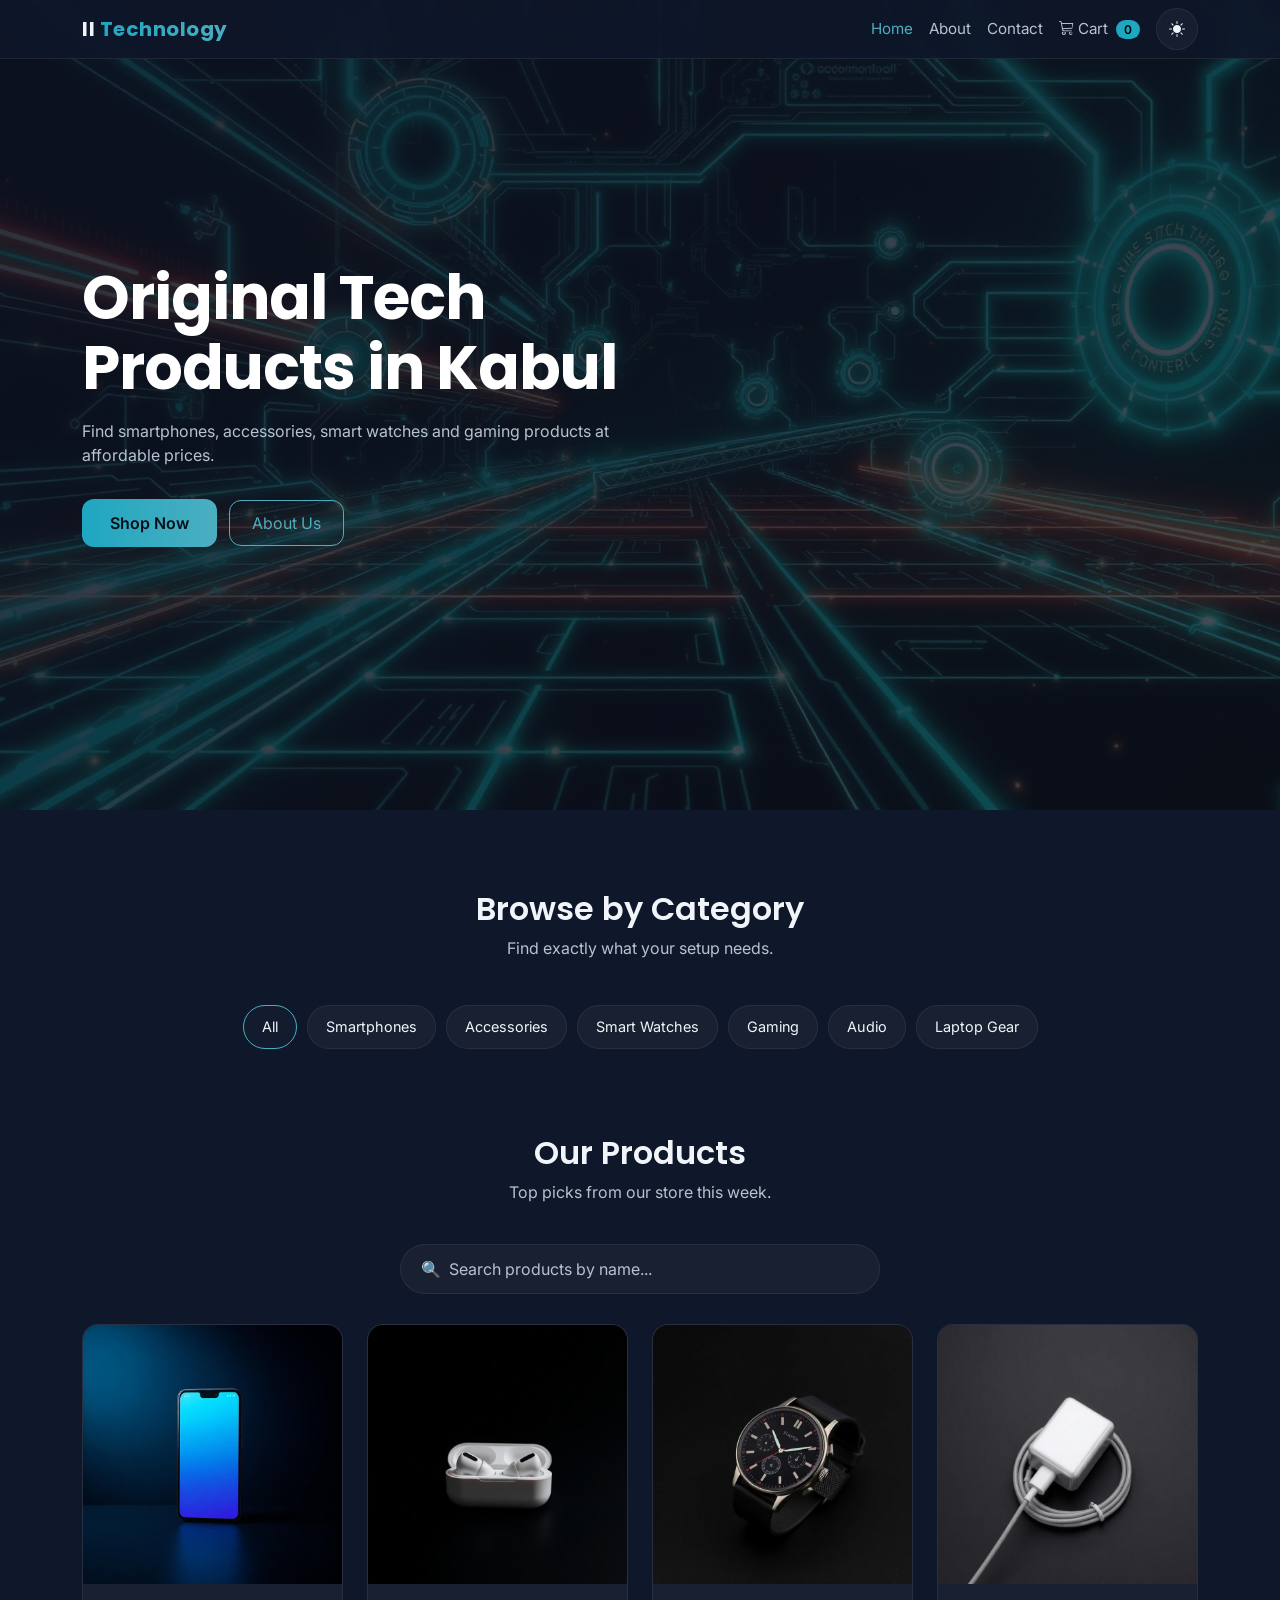
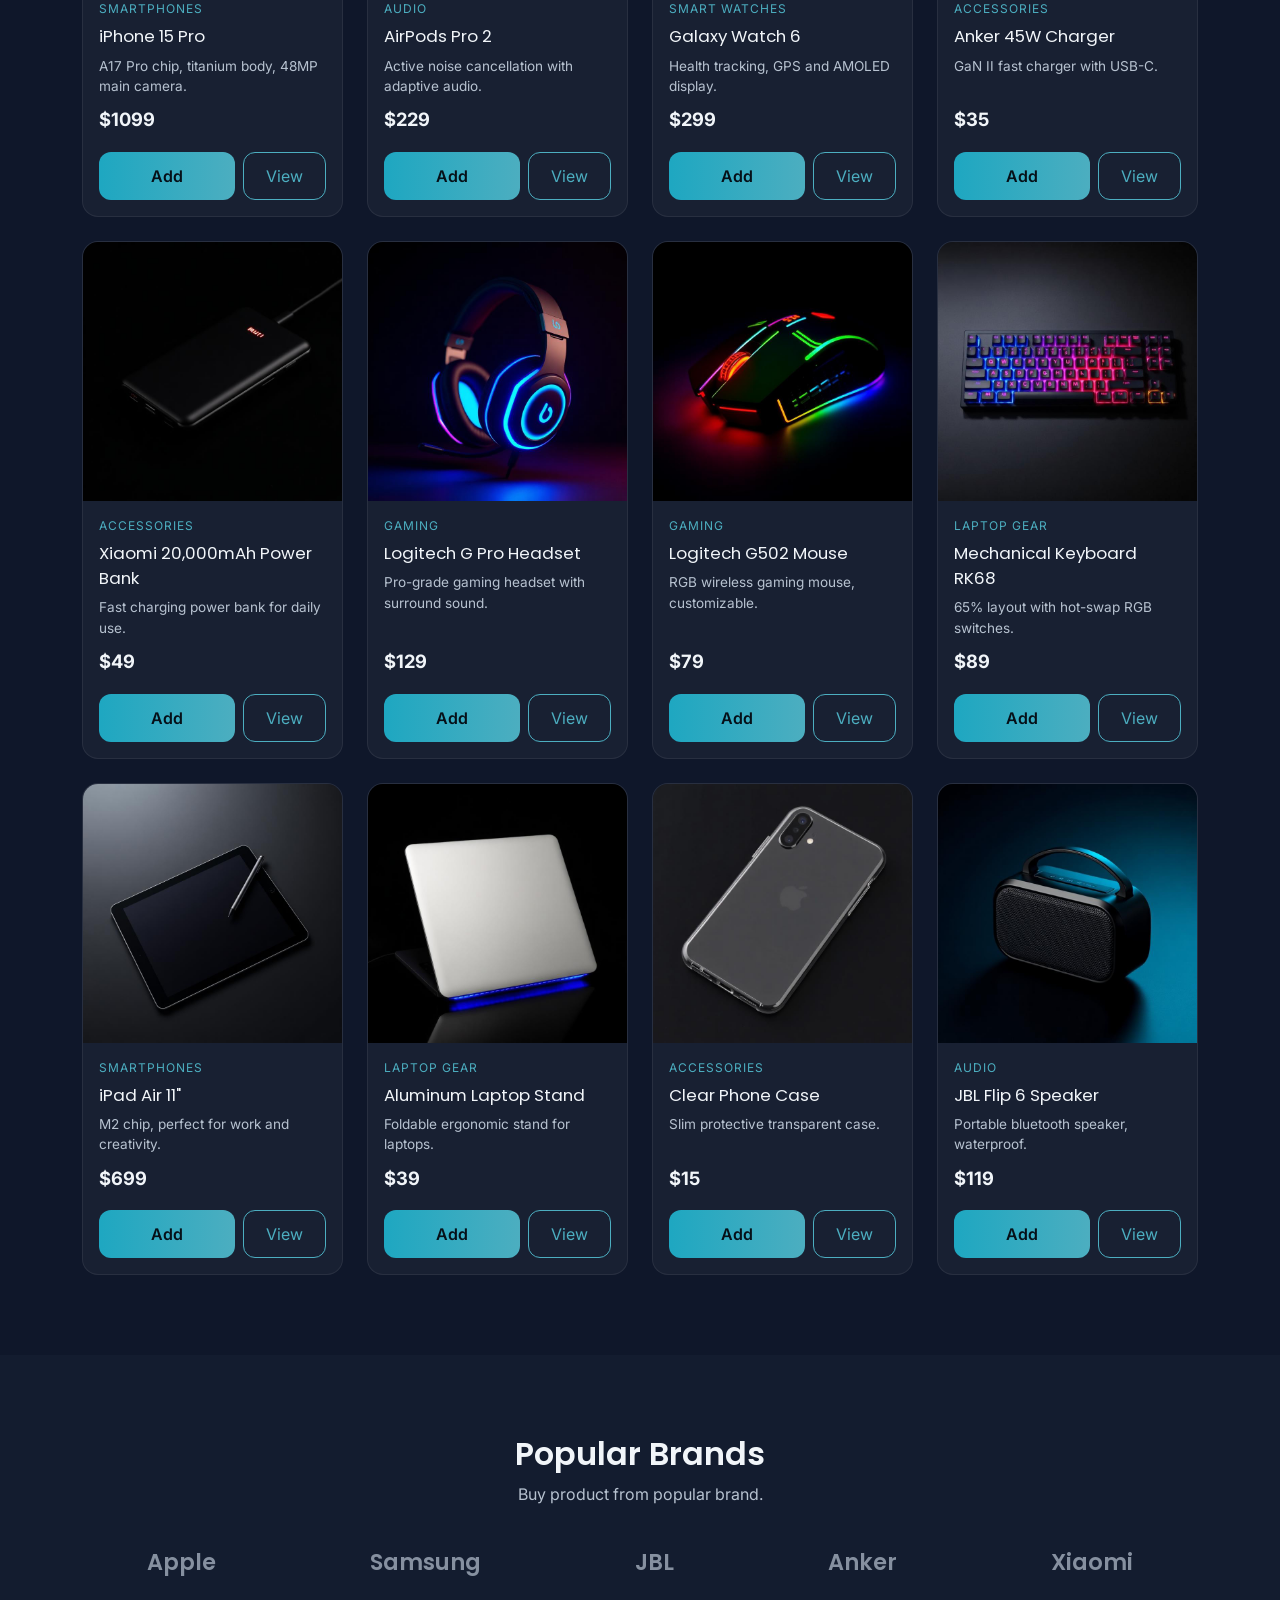
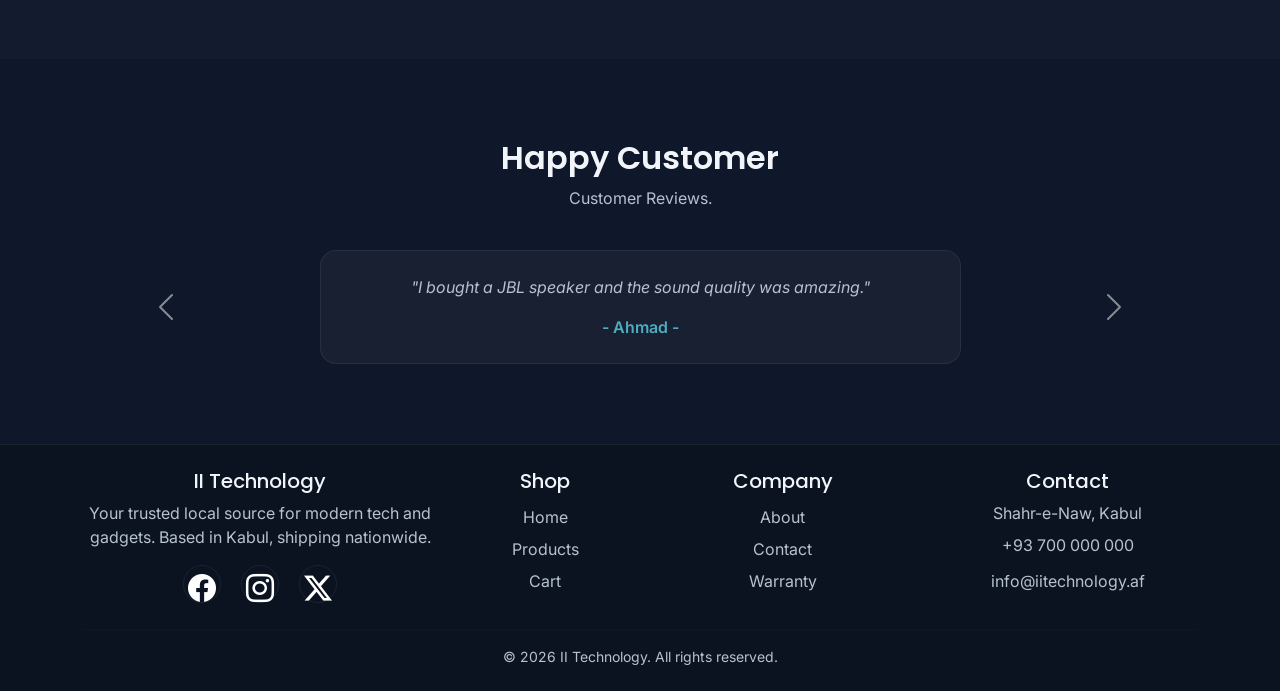
<file: index.html>
<!doctype html>
<html lang="en">
  <head>
    <meta charset="UTF-8" />
    <title>II Technology | Accessories Store</title>
    <meta
      name="description"
      content="II Technology - your local shop for smartphones, AirPods, smart watches, gaming gear and more."
    />
    <meta name="viewport" content="width=device-width, initial-scale=1" />

    <link
      href="https://cdn.jsdelivr.net/npm/bootstrap@5.3.2/dist/css/bootstrap.min.css"
      rel="stylesheet"
    />
    <link
      href="https://fonts.googleapis.com/css2?family=Poppins:wght@400;500;600;700&family=Inter:wght@400;500;600&display=swap"
      rel="stylesheet"
    />
    <link
      rel="stylesheet"
      href="https://cdn.jsdelivr.net/npm/bootstrap-icons@1.11.3/font/bootstrap-icons.min.css"
    />
    <link rel="stylesheet" href="css/style.css" />
  </head>
  <body>
    <!-- navbar -->
    <nav class="navbar navbar-expand-lg fixed-top">
      <div class="container">
        <a class="navbar-brand" href="index.html">II <span>Technology</span></a>
        <button
          class="navbar-toggler text-light"
          type="button"
          data-bs-toggle="collapse"
          data-bs-target="#navMain"
        >
          <span class="navbar-toggler-icon" style="filter: invert(1)"></span>
        </button>
        <div class="collapse navbar-collapse" id="navMain">
          <ul class="navbar-nav ms-auto align-items-lg-center">
            <li class="nav-item">
              <a class="nav-link active" href="index.html">Home</a>
            </li>
            <li class="nav-item">
              <a class="nav-link" href="about.html">About</a>
            </li>
            <li class="nav-item">
              <a class="nav-link" href="contact.html">Contact</a>
            </li>
            <li class="nav-item">
              <a class="nav-link" href="cart.html">
                <i class="bi bi-cart3"></i>
                Cart
                <span class="cart-badge cart-count">0</span>
              </a>
            </li>
            <li class="nav-item ms-lg-2">
              <button
                class="btn theme-toggle"
                id="themeToggle"
                title="Toggle theme"
              >
                <i class="bi bi-sun-fill"></i>
              </button>
            </li>
          </ul>
        </div>
      </div>
    </nav>

    <!-- hero -->
    <header class="hero">
      <div class="container position-relative">
        <div class="row align-items-center">
          <div class="col-lg-7">
            <h1 class="hero-title">Original Tech Products in Kabul</h1>
            <p class="hero-sub">
              Find smartphones, accessories, smart watches and gaming products
              at affordable prices.
            </p>
            <a href="#products" class="btn btn-glow pulse-anim mt-3"
              >Shop Now</a
            >
            <a href="about.html" class="btn btn-outline-neon mt-3 ms-2"
              >About Us</a
            >
          </div>
        </div>
      </div>
    </header>

    <!-- categories -->
    <section id="categories">
      <div class="container text-center">
        <h2 class="section-title">Browse by Category</h2>
        <p class="section-sub">Find exactly what your setup needs.</p>
        <div class="d-flex flex-wrap justify-content-center">
          <button class="cat-pill active" data-cat="All">All</button>
          <button class="cat-pill" data-cat="Smartphones">Smartphones</button>
          <button class="cat-pill" data-cat="Accessories">Accessories</button>
          <button class="cat-pill" data-cat="Smart Watches">
            Smart Watches
          </button>
          <button class="cat-pill" data-cat="Gaming">Gaming</button>
          <button class="cat-pill" data-cat="Audio">Audio</button>
          <button class="cat-pill" data-cat="Laptop Gear">Laptop Gear</button>
        </div>
      </div>
    </section>

    <!-- products -->
    <section id="products" style="padding-top: 0">
      <div class="container">
        <h2 class="section-title text-center">Our Products</h2>
        <p class="section-sub text-center">
          Top picks from our store this week.
        </p>

        <div class="search-wrap">
          <input
            type="text"
            id="searchInput"
            placeholder="🔍  Search products by name..."
          />
        </div>

        <div class="row g-4" id="productGrid"></div>
      </div>
    </section>

    <!-- brands -->
    <section style="background: var(--bg2)">
      <div class="container">
        <h2 class="section-title text-center">Popular Brands</h2>
        <p class="section-sub text-center">Buy product from popular brand.</p>
        <div class="brand-strip">
          <div class="brand">Apple</div>
          <div class="brand">Samsung</div>
          <div class="brand">JBL</div>
          <div class="brand">Anker</div>
          <div class="brand">Xiaomi</div>
        </div>
      </div>
    </section>

    <!-- testimonials carousel -->
    <section>
      <div class="container">
        <h2 class="section-title text-center">Happy Customer</h2>
        <p class="section-sub text-center">Customer Reviews.</p>

        <div id="reviewSlider" class="carousel slide" data-bs-ride="carousel">
          <div class="carousel-inner">
            <div class="carousel-item active">
              <div class="row justify-content-center">
                <div class="col-md-7">
                  <div class="testimonial text-center">
                    <p>
                      "I bought a JBL speaker and the sound quality was
                      amazing."
                    </p>
                    <div class="who">- Ahmad -</div>
                  </div>
                </div>
              </div>
            </div>
            <div class="carousel-item">
              <div class="row justify-content-center">
                <div class="col-md-7">
                  <div class="testimonial text-center">
                    <p>
                      "Honest shop, the staff actually knows what they sell.
                      Will buy again."
                    </p>
                    <div class="who">- Sara -</div>
                  </div>
                </div>
              </div>
            </div>
            <div class="carousel-item">
              <div class="row justify-content-center">
                <div class="col-md-7">
                  <div class="testimonial text-center">
                    <p>
                      "Honest shop, the staff actually knows what they sell."
                    </p>
                    <div class="who">- Bilal -</div>
                  </div>
                </div>
              </div>
            </div>
          </div>
          <button
            class="carousel-control-prev"
            type="button"
            data-bs-target="#reviewSlider"
            data-bs-slide="prev"
          >
            <span class="carousel-control-prev-icon"></span>
          </button>
          <button
            class="carousel-control-next"
            type="button"
            data-bs-target="#reviewSlider"
            data-bs-slide="next"
          >
            <span class="carousel-control-next-icon"></span>
          </button>
        </div>
      </div>
    </section>
    <!-- product modal -->
    <div class="modal fade" id="productModal" tabindex="-1">
      <div class="modal-dialog modal-lg modal-dialog-centered">
        <div
          class="modal-content"
          style="
            background: var(--bg2);
            color: var(--text);
            border: 1px solid var(--border);
          "
        >
          <div class="modal-header border-0">
            <h5 class="modal-title" id="modalName"></h5>
            <button
              type="button"
              class="btn-close btn-close-white"
              data-bs-dismiss="modal"
            ></button>
          </div>
          <div class="modal-body">
            <div class="row g-3">
              <div class="col-md-5">
                <img id="modalImg" alt="" class="img-fluid rounded" />
              </div>
              <div class="col-md-7">
                <div class="product-cat" id="modalCat"></div>
                <p class="mt-2" id="modalDesc"></p>
                <div class="product-price" id="modalPrice"></div>
                <button class="btn btn-glow" id="modalAdd">Add to Cart</button>
              </div>
            </div>
          </div>
        </div>
      </div>
    </div>

    <!-- footer -->
    <footer class="text-center p-4">
      <div class="container">
        <div class="row g-4">
          <div class="col-md-4">
            <h5>II Technology</h5>
            <p>
              Your trusted local source for modern tech and gadgets. Based in
              Kabul, shipping nationwide.
            </p>
            <div class="socials">
              <a href="#" class="text-white mx-2">
                <i class="bi bi-facebook fs-3"></i>
              </a>

              <a href="#" class="text-white mx-2">
                <i class="bi bi-instagram fs-3"></i>
              </a>

              <a href="#" class="text-white mx-2">
                <i class="bi bi-twitter-x fs-3"></i>
              </a>
            </div>
          </div>
          <div class="col-md-2">
            <h5>Shop</h5>

            <a href="index.html">Home</a>
            <a href="index.html#products">Products</a>
            <a href="cart.html">Cart</a>
          </div>

          <div class="col-md-3">
            <h5>Company</h5>

            <a href="about.html">About</a>
            <a href="contact.html">Contact</a>
            <a href="#">Warranty</a>
          </div>

          <div class="col-md-3">
            <h5>Contact</h5>

            <p class="mb-1">Shahr-e-Naw, Kabul</p>

            <p class="mb-1">
              <a href="tel:+93700000000"> +93 700 000 000 </a>
            </p>

            <p>
              <a href="mailto:info@iitechnology.af"> info@iitechnology.af </a>
            </p>
          </div>
        </div>
        <hr style="border-color: var(--border)" />
        <p class="text-center small mb-0">
          © 2026 II Technology. All rights reserved.
        </p>
      </div>
    </footer>

    <button id="backTop" aria-label="Back to top">↑</button>

    <script src="https://cdn.jsdelivr.net/npm/bootstrap@5.3.2/dist/js/bootstrap.bundle.min.js"></script>
    <script src="js/products.js"></script>
    <script src="js/main.js"></script>
  </body>
</html>
</file>
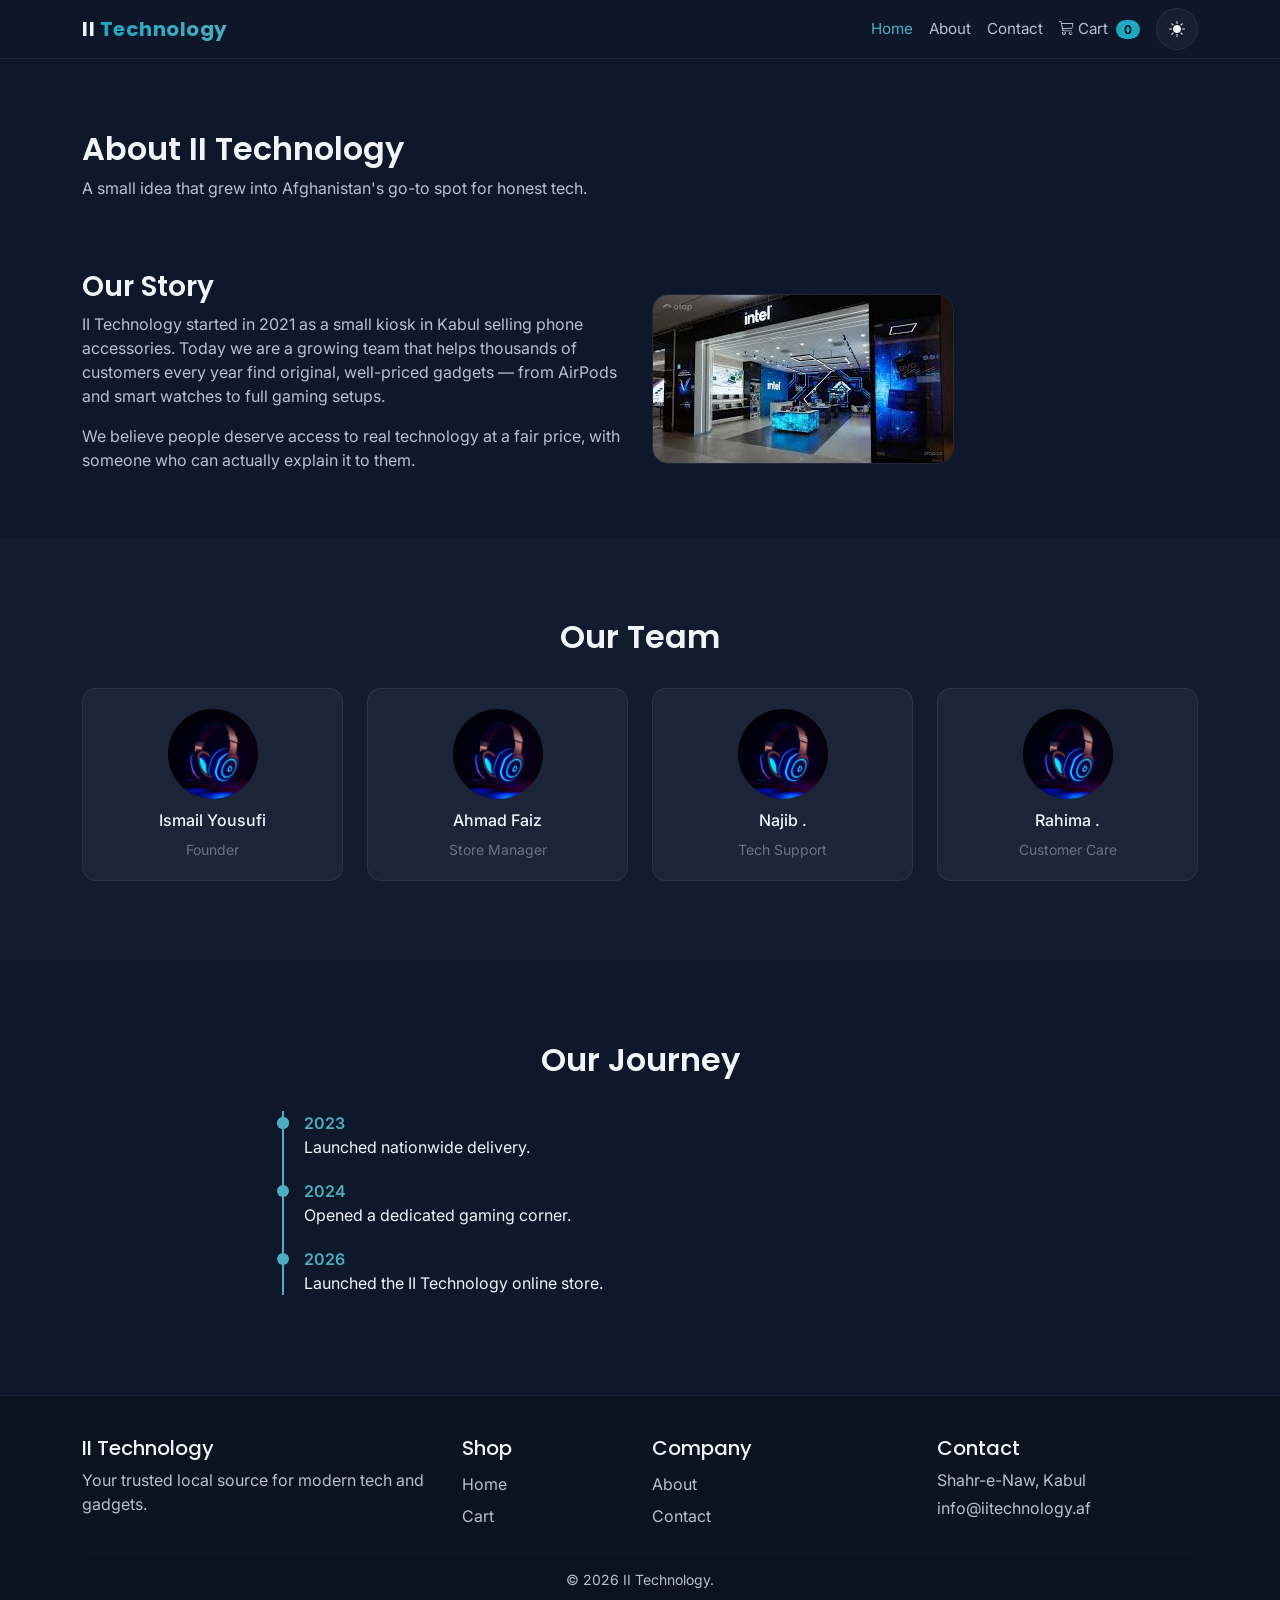
<file: about.html>
<!doctype html>
<html lang="en">
  <head>
    <meta charset="UTF-8" />
    <title>About - II Technology</title>
    <meta
      name="description"
      content="Learn about II Technology - a local tech store passionate about authentic gadgets and great service."
    />
    <meta name="viewport" content="width=device-width, initial-scale=1" />
    <link
      href="https://cdn.jsdelivr.net/npm/bootstrap@5.3.2/dist/css/bootstrap.min.css"
      rel="stylesheet"
    />
    <link
      href="https://fonts.googleapis.com/css2?family=Poppins:wght@400;500;600;700&family=Inter:wght@400;500;600&display=swap"
      rel="stylesheet"
    />
    <link
      rel="stylesheet"
      href="https://cdn.jsdelivr.net/npm/bootstrap-icons@1.11.3/font/bootstrap-icons.min.css"
    />
    <link rel="stylesheet" href="css/style.css" />
  </head>
  <body>
    <nav class="navbar navbar-expand-lg fixed-top">
      <div class="container">
        <a class="navbar-brand" href="index.html">II <span>Technology</span></a>
        <button
          class="navbar-toggler text-light"
          type="button"
          data-bs-toggle="collapse"
          data-bs-target="#navMain"
        >
          <span class="navbar-toggler-icon" style="filter: invert(1)"></span>
        </button>
        <div class="collapse navbar-collapse" id="navMain">
          <ul class="navbar-nav ms-auto align-items-lg-center">
            <li class="nav-item">
              <a class="nav-link active" href="index.html">Home</a>
            </li>
            <li class="nav-item">
              <a class="nav-link" href="about.html">About</a>
            </li>
            <li class="nav-item">
              <a class="nav-link" href="contact.html">Contact</a>
            </li>
            <li class="nav-item">
              <a class="nav-link" href="cart.html">
                <i class="bi bi-cart3"></i>
                Cart
                <span class="cart-badge cart-count">0</span>
              </a>
            </li>
            <li class="nav-item ms-lg-2">
              <button
                class="btn theme-toggle"
                id="themeToggle"
                title="Toggle theme"
              >
                <i class="bi bi-sun-fill"></i>
              </button>
            </li>
          </ul>
        </div>
      </div>
    </nav>

    <section style="padding-top: 130px">
      <div class="container">
        <h1 class="section-title">About II Technology</h1>
       <p class="section-sub">
          A small idea that grew into Afghanistan's go-to spot for honest tech.
        </p>

        <div class="row g-4 align-items-center">
          <div class="col-md-6 reveal">
            <h3>Our Story</h3>
            <p style="color: var(--muted)">
              II Technology started in 2021 as a small kiosk in Kabul selling
              phone accessories. Today we are a growing team that helps
              thousands of customers every year find original, well-priced
              gadgets — from AirPods and smart watches to full gaming setups.
            </p>
            <p style="color: var(--muted)">
              We believe people deserve access to real technology at a fair
              price, with someone who can actually explain it to them.
            </p>
          </div>
          <div class="col-md-6 reveal">
            <img
              src="images/shop.jpg"
              alt="II Technology store"
              class="img-fluid rounded-4"
              style="border: 1px solid var(--border)"
            />
          </div>
        </div>
      </div>
    </section>
    <section style="background: var(--bg2)">
      <div class="container">
        <h2 class="section-title text-center">Our Team</h2>
        <div class="row g-4 mt-2">
          <div class="col-md-3 col-6">
            <div class="team-card">
              <div class="avatar"></div>
              <h6>Ismail Yousufi</h6>
              <div class="text-secondary small">Founder</div>
            </div>
          </div>
          <div class="col-md-3 col-6">
            <div class="team-card">
              <div class="avatar"></div>
              <h6>Ahmad Faiz</h6>
              <div class="text-secondary small">Store Manager</div>
            </div>
          </div>
          <div class="col-md-3 col-6">
            <div class="team-card">
              <div class="avatar"></div>
              <h6>Najib .</h6>
              <div class="text-secondary small">Tech Support</div>
            </div>
          </div>
          <div class="col-md-3 col-6">
            <div class="team-card">
              <div class="avatar"></div>
              <h6>Rahima .</h6>
              <div class="text-secondary small">Customer Care</div>
            </div>
          </div>
        </div>
      </div>
    </section>

    <section>
      <div class="container">
        <h2 class="section-title text-center">Our Journey</h2>
        <div class="row justify-content-center">
          <div class="col-md-8">
            <div class="timeline mt-4">
              <div class="timeline-item">
              <div class="timeline-item">
                <div class="year">2023</div>
                <p>Launched nationwide delivery.</p>
              </div>
              <div class="timeline-item">
                <div class="year">2024</div>
                <p>Opened a dedicated gaming corner.</p>
              </div>
              <div class="timeline-item">
                <div class="year">2026</div>
                <p>Launched the II Technology online store.</p>
              </div>
            </div>
          </div>
        </div>
      </div>
    </section>

    <footer>
      <div class="container">
        <div class="row g-4">
          <div class="col-md-4">
            <h5>II Technology</h5>
            <p>Your trusted local source for modern tech and gadgets.</p>
          </div>
          <div class="col-md-2">
            <h5>Shop</h5>
            <a href="index.html">Home</a><a href="cart.html">Cart</a>
          </div>
          <div class="col-md-3">
            <h5>Company</h5>
            <a href="about.html">About</a><a href="contact.html">Contact</a>
          </div>
          <div class="col-md-3">
            <h5>Contact</h5>
            <p class="mb-1">Shahr-e-Naw, Kabul</p>
            <p>info@iitechnology.af</p>
          </div>
        </div>
        <hr style="border-color: var(--border)" />
        <p class="text-center small mb-0">© 2026 II Technology.</p>
      </div>
    </footer>

    <button id="backTop">↑</button>

    <script src="https://cdn.jsdelivr.net/npm/bootstrap@5.3.2/dist/js/bootstrap.bundle.min.js"></script>
    <script src="js/products.js"></script>
    <script src="js/main.js"></script>
  </body>
</html>
</file>
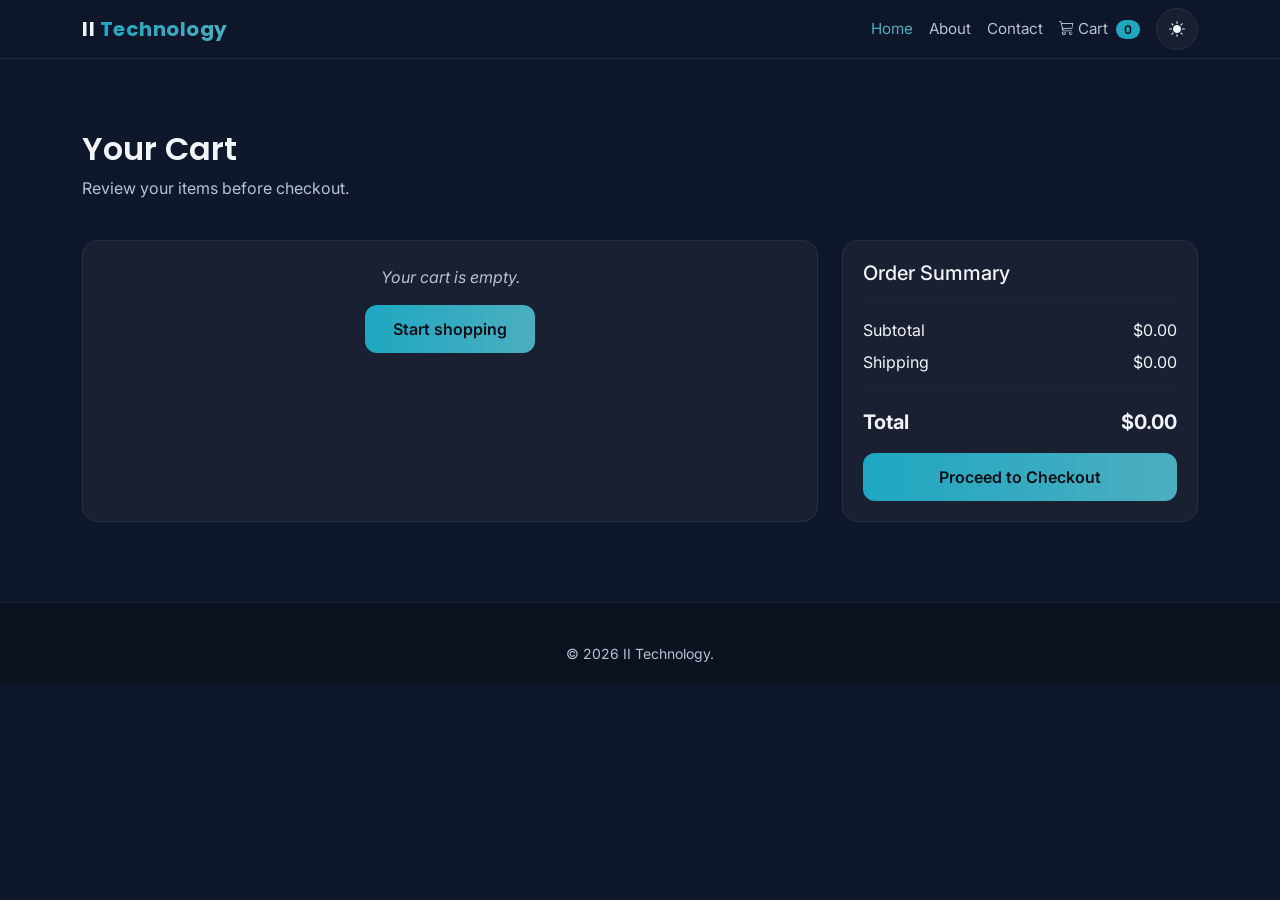
<file: cart.html>
<!doctype html>
<html lang="en">
  <head>
    <meta charset="UTF-8" />
    <title>Cart - II Technology</title>
    <meta name="viewport" content="width=device-width, initial-scale=1" />
    <link
      href="https://cdn.jsdelivr.net/npm/bootstrap@5.3.2/dist/css/bootstrap.min.css"
      rel="stylesheet"
    />
    <link
      href="https://fonts.googleapis.com/css2?family=Poppins:wght@400;500;600;700&family=Inter:wght@400;500;600&display=swap"
      rel="stylesheet"
    />
    <link
      rel="stylesheet"
      href="https://cdn.jsdelivr.net/npm/bootstrap-icons@1.11.3/font/bootstrap-icons.min.css"
    />
    <link rel="stylesheet" href="css/style.css" />
  </head>
  <body>
    <nav class="navbar navbar-expand-lg fixed-top">
      <div class="container">
        <a class="navbar-brand" href="index.html">II <span>Technology</span></a>
        <button
          class="navbar-toggler text-light"
          type="button"
          data-bs-toggle="collapse"
          data-bs-target="#navMain"
        >
          <span class="navbar-toggler-icon" style="filter: invert(1)"></span>
        </button>
        <div class="collapse navbar-collapse" id="navMain">
          <ul class="navbar-nav ms-auto align-items-lg-center">
            <li class="nav-item">
              <a class="nav-link active" href="index.html">Home</a>
            </li>
            <li class="nav-item">
              <a class="nav-link" href="about.html">About</a>
            </li>
            <li class="nav-item">
              <a class="nav-link" href="contact.html">Contact</a>
            </li>
            <li class="nav-item">
              <a class="nav-link" href="cart.html">
                <i class="bi bi-cart3"></i>
                Cart
                <span class="cart-badge cart-count">0</span>
              </a>
            </li>
            <li class="nav-item ms-lg-2">
              <button
                class="btn theme-toggle"
                id="themeToggle"
                title="Toggle theme"
              >
                <i class="bi bi-sun-fill"></i>
              </button>
            </li>
          </ul>
        </div>
      </div>
    </nav>

    <section style="padding-top: 130px">
      <div class="container">
        <h1 class="section-title">Your Cart</h1>
        <p class="section-sub">Review your items before checkout.</p>

        <div class="row g-4">
          <div class="col-lg-8">
            <div id="cartList"></div>
            <div
              id="emptyMsg"
              style="display: none"
              class="testimonial text-center"
            >
              <p>Your cart is empty.</p>
              <a href="index.html" class="btn btn-glow">Start shopping</a>
            </div>
          </div>
          <div class="col-lg-4">
            <div class="cart-summary">
              <h5>Order Summary</h5>
              <hr style="border-color: var(--border)" />
              <div class="d-flex justify-content-between">
                <span>Subtotal</span><span id="cartSub">$0.00</span>
              </div>
              <div class="d-flex justify-content-between mt-2">
                <span>Shipping</span><span id="cartShip">$0.00</span>
              </div>
              <hr style="border-color: var(--border)" />
              <div class="d-flex justify-content-between fw-bold fs-5">
                <span>Total</span><span id="cartTotal">$0.00</span>
              </div>
              <a href="checkout.html" class="btn btn-glow w-100 mt-3"
                >Proceed to Checkout</a
              >
            </div>
          </div>
        </div>
      </div>
    </section>

    <footer>
      <div class="container">
        <p class="text-center small mb-0">© 2026 II Technology.</p>
      </div>
    </footer>

    <button id="backTop">↑</button>

    <script src="https://cdn.jsdelivr.net/npm/bootstrap@5.3.2/dist/js/bootstrap.bundle.min.js"></script>
    <script src="js/products.js"></script>
    <script src="js/main.js"></script>
    <script src="js/cart.js"></script>
  </body>
</html>
</file>
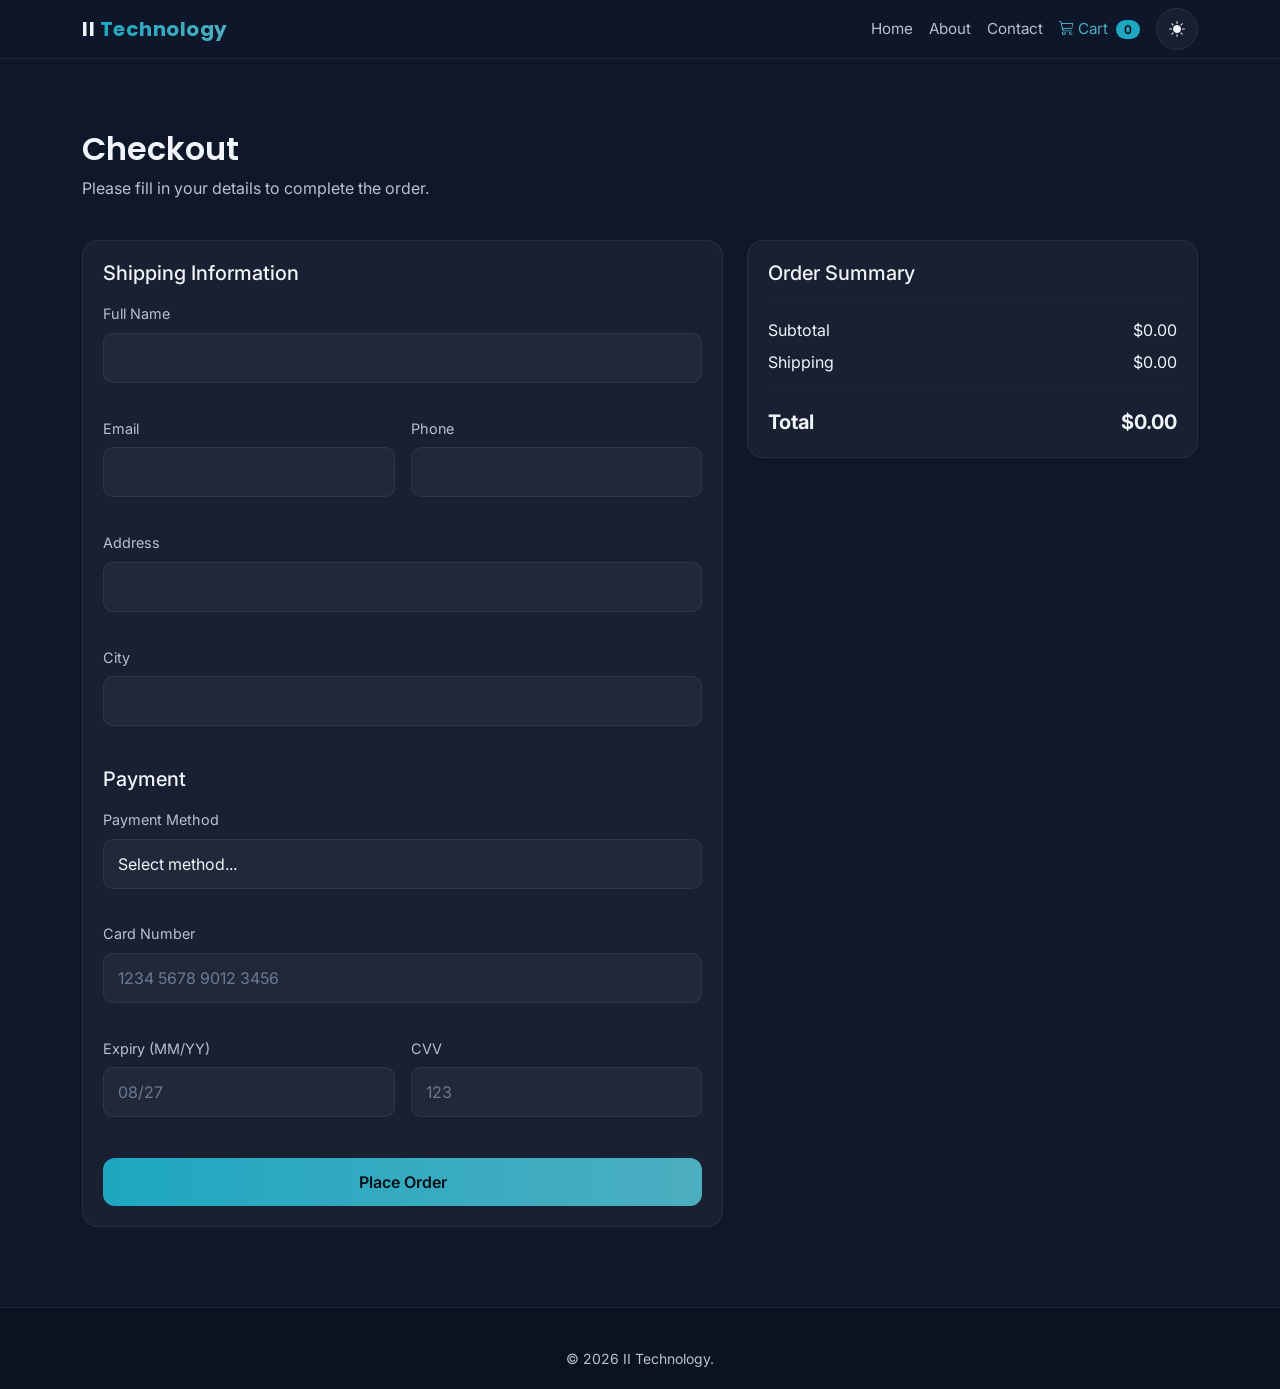
<file: checkout.html>
<!doctype html>
<html lang="en">
  <head>
    <meta charset="UTF-8" />
    <title>Checkout - II Technology</title>
    <meta name="viewport" content="width=device-width, initial-scale=1" />

    <link
      href="https://cdn.jsdelivr.net/npm/bootstrap@5.3.2/dist/css/bootstrap.min.css"
      rel="stylesheet"
    />

    <link
      href="https://fonts.googleapis.com/css2?family=Poppins:wght@400;500;600;700&family=Inter:wght@400;500;600&display=swap"
      rel="stylesheet"
    />

    <link
      rel="stylesheet"
      href="https://cdn.jsdelivr.net/npm/bootstrap-icons@1.11.3/font/bootstrap-icons.min.css"
    />

    <link rel="stylesheet" href="css/style.css" />
  </head>

  <body>
    <!-- navbar -->
    <nav class="navbar navbar-expand-lg fixed-top">
      <div class="container">
        <a class="navbar-brand" href="index.html">
          II <span>Technology</span>
        </a>

        <button
          class="navbar-toggler text-light"
          type="button"
          data-bs-toggle="collapse"
          data-bs-target="#navMain"
        >
          <span class="navbar-toggler-icon" style="filter: invert(1)"></span>
        </button>

        <div class="collapse navbar-collapse" id="navMain">
          <ul class="navbar-nav ms-auto align-items-lg-center">
            <li class="nav-item">
              <a class="nav-link" href="index.html">Home</a>
            </li>

            <li class="nav-item">
              <a class="nav-link" href="about.html">About</a>
            </li>

            <li class="nav-item">
              <a class="nav-link" href="contact.html">Contact</a>
            </li>

            <li class="nav-item">
              <a class="nav-link active" href="cart.html">
                <i class="bi bi-cart3"></i>
                Cart
                <span class="cart-badge cart-count">0</span>
              </a>
            </li>

            <li class="nav-item ms-lg-2">
              <button
                class="btn theme-toggle"
                id="themeToggle"
                title="Toggle theme"
              >
                <i class="bi bi-sun-fill"></i>
              </button>
            </li>
          </ul>
        </div>
      </div>
    </nav>

    <!-- checkout -->
    <section style="padding-top: 130px">
      <div class="container">
        <!-- success -->
        <div
          id="successMsg"
          style="display: none"
          class="testimonial text-center"
        >
          <h2 style="color: var(--neon)">Order placed successfully ✓</h2>

          <p>
            Thank you for shopping with II Technology. We'll contact you shortly
            to confirm delivery details.
          </p>

          <a href="index.html" class="btn btn-glow"> Back to Home </a>
        </div>

        <!-- checkout form -->
        <div id="checkoutWrap">
          <h1 class="section-title">Checkout</h1>

          <p class="section-sub">
            Please fill in your details to complete the order.
          </p>

          <form name="checkoutForm" novalidate>
            <div class="row g-4">
              <!-- form side -->
              <div class="col-lg-7">
                <div class="cart-summary">
                  <h5 class="mb-3">Shipping Information</h5>

                  <div class="mb-3">
                    <label class="form-label">Full Name</label>

                    <input class="form-control" name="fullName" />

                    <div class="error-msg" id="err_fullName"></div>
                  </div>

                  <div class="row g-3">
                    <div class="col-md-6">
                      <label class="form-label">Email</label>

                      <input class="form-control" name="email" type="email" />

                      <div class="error-msg" id="err_email"></div>
                    </div>

                    <div class="col-md-6">
                      <label class="form-label">Phone</label>

                      <input class="form-control" name="phone" />

                      <div class="error-msg" id="err_phone"></div>
                    </div>
                  </div>

                  <div class="mb-3 mt-3">
                    <label class="form-label">Address</label>

                    <input class="form-control" name="address" />

                    <div class="error-msg" id="err_address"></div>
                  </div>

                  <div class="mb-3">
                    <label class="form-label">City</label>

                    <input class="form-control" name="city" />

                    <div class="error-msg" id="err_city"></div>
                  </div>

                  <!-- payment -->
                  <h5 class="mb-3 mt-4">Payment</h5>

                  <div class="mb-3">
                    <label class="form-label"> Payment Method </label>

                    <select class="form-select" name="payment">
                      <option value="">Select method...</option>

                      <option>Credit / Debit Card</option>

                      <option>Cash on Delivery</option>
                    </select>

                    <div class="error-msg" id="err_payment"></div>
                  </div>

                  <div class="mb-3">
                    <label class="form-label"> Card Number </label>

                    <input
                      class="form-control"
                      name="card"
                      placeholder="1234 5678 9012 3456"
                    />

                    <div class="error-msg" id="err_card"></div>
                  </div>

                  <div class="row g-3">
                    <div class="col-md-6">
                      <label class="form-label"> Expiry (MM/YY) </label>

                      <input
                        class="form-control"
                        name="expiry"
                        placeholder="08/27"
                      />

                      <div class="error-msg" id="err_expiry"></div>
                    </div>

                    <div class="col-md-6">
                      <label class="form-label">CVV</label>

                      <input
                        class="form-control"
                        name="cvv"
                        placeholder="123"
                      />

                      <div class="error-msg" id="err_cvv"></div>
                    </div>
                  </div>

                  <button type="submit" class="btn btn-glow w-100 mt-4">
                    Place Order
                  </button>
                </div>
              </div>

              <!-- summary side -->
              <div class="col-lg-5">
                <div class="cart-summary">
                  <h5>Order Summary</h5>

                  <!-- products -->
                  <div id="checkoutItems" class="mb-3"></div>

                  <hr style="border-color: var(--border)" />

                  <div class="d-flex justify-content-between">
                    <span>Subtotal</span>

                    <span id="checkoutSub">$0.00</span>
                  </div>

                  <div class="d-flex justify-content-between mt-2">
                    <span>Shipping</span>

                    <span id="checkoutShip">$0.00</span>
                  </div>

                  <hr style="border-color: var(--border)" />

                  <div class="d-flex justify-content-between fw-bold fs-5">
                    <span>Total</span>

                    <span id="checkoutTotal">$0.00</span>
                  </div>
                </div>
              </div>
            </div>
          </form>
        </div>
      </div>
    </section>

    <!-- footer -->
    <footer>
      <div class="container">
        <p class="text-center small mb-0">© 2026 II Technology.</p>
      </div>
    </footer>

    <!-- back top -->
    <button id="backTop">↑</button>

    <!-- scripts -->
    <script src="https://cdn.jsdelivr.net/npm/bootstrap@5.3.2/dist/js/bootstrap.bundle.min.js"></script>

    <script src="js/products.js"></script>
    <script src="js/main.js"></script>
    <script src="js/cart.js"></script>
    <script src="js/checkout.js"></script>
  </body>
</html>
</file>
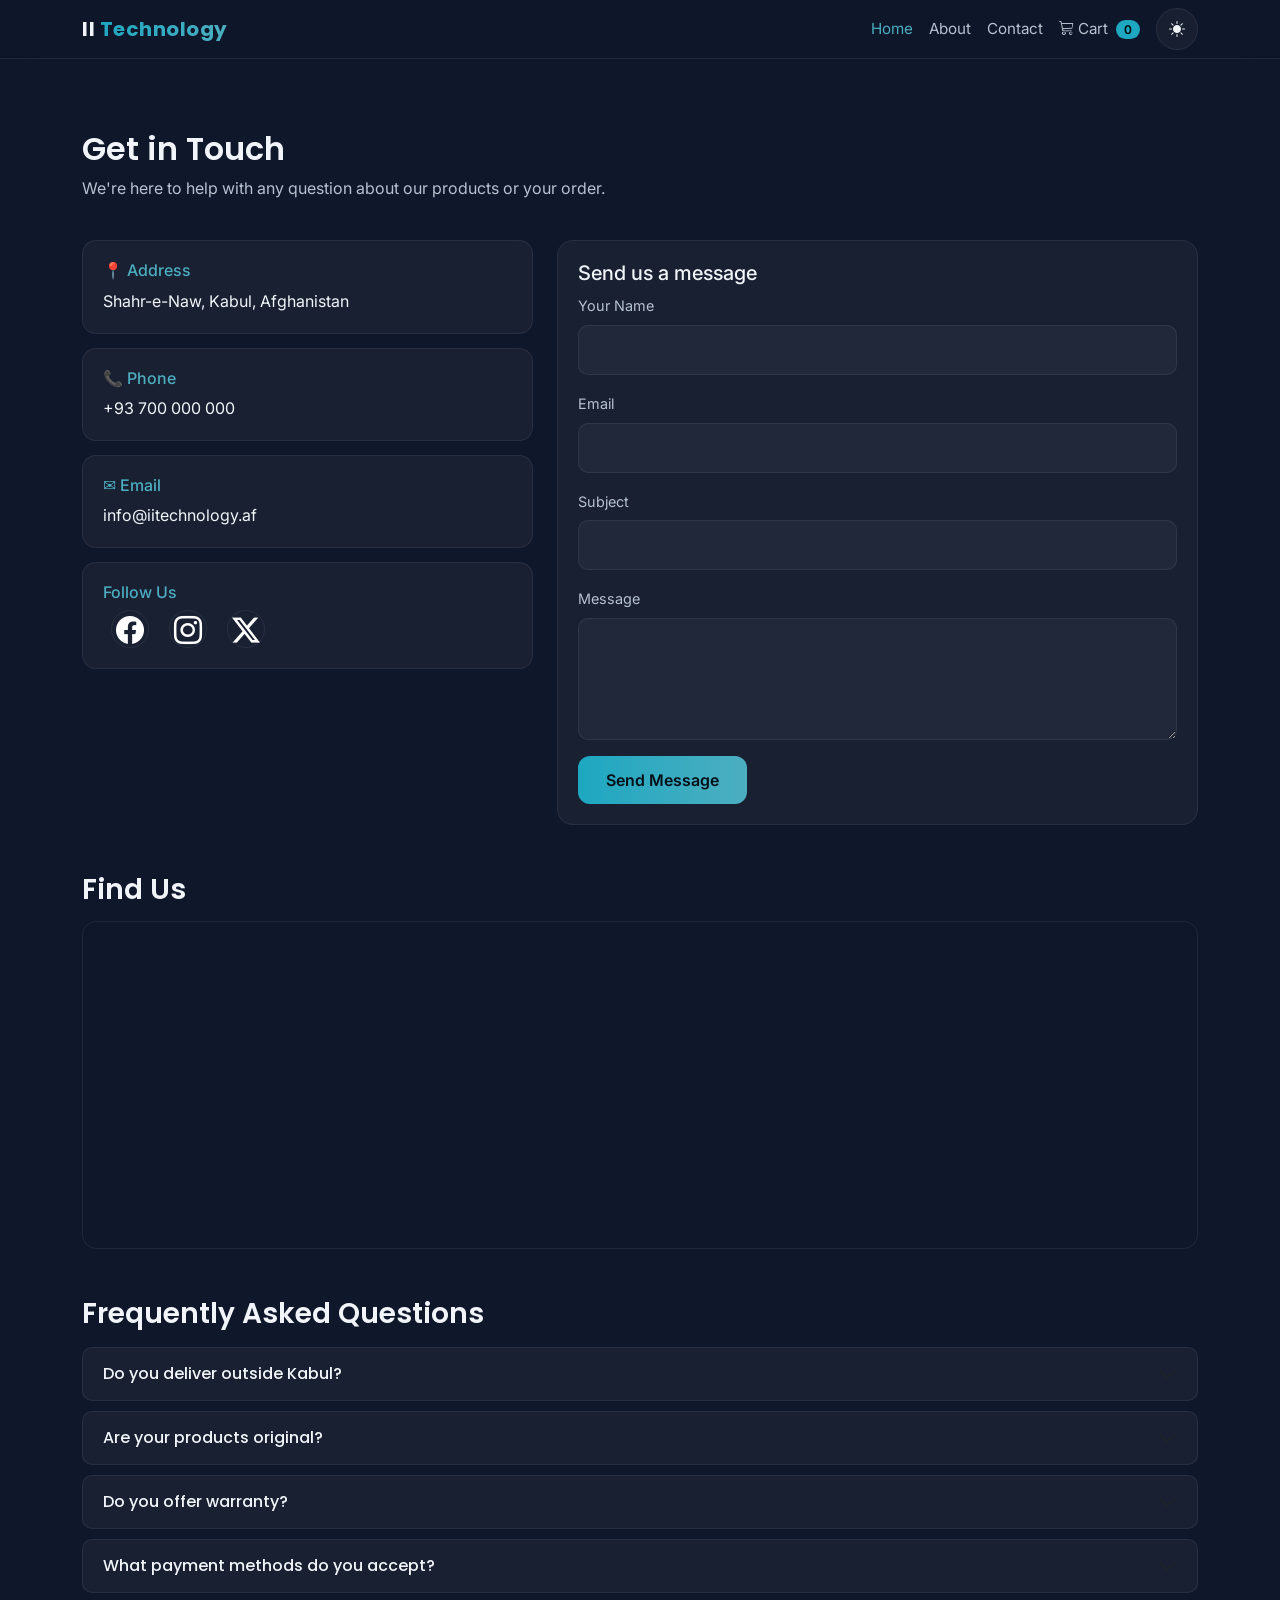
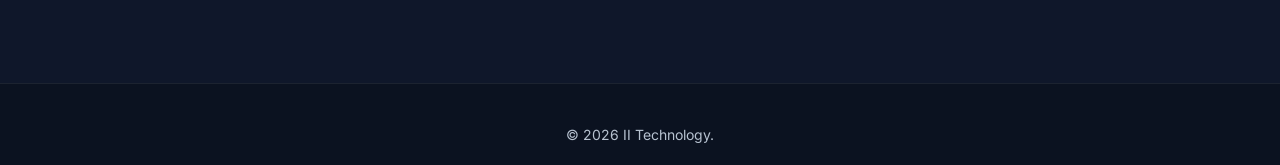
<file: contact.html>
<!doctype html>
<html lang="en">
  <head>
    <meta charset="UTF-8" />
    <title>Contact - II Technology</title>
    <meta name="viewport" content="width=device-width, initial-scale=1" />
    <link
      href="https://cdn.jsdelivr.net/npm/bootstrap@5.3.2/dist/css/bootstrap.min.css"
      rel="stylesheet"
    />
    <link
      href="https://fonts.googleapis.com/css2?family=Poppins:wght@400;500;600;700&family=Inter:wght@400;500;600&display=swap"
      rel="stylesheet"
    />
    <link
      rel="stylesheet"
      href="https://cdn.jsdelivr.net/npm/bootstrap-icons@1.11.3/font/bootstrap-icons.min.css"
    />
    <link rel="stylesheet" href="css/style.css" />
  </head>
  <body>
    <div id="pageLoader"><div class="spinner"></div></div>

    <nav class="navbar navbar-expand-lg fixed-top">
      <div class="container">
        <a class="navbar-brand" href="index.html">II <span>Technology</span></a>
        <button
          class="navbar-toggler text-light"
          type="button"
          data-bs-toggle="collapse"
          data-bs-target="#navMain"
        >
          <span class="navbar-toggler-icon" style="filter: invert(1)"></span>
        </button>
        <div class="collapse navbar-collapse" id="navMain">
          <ul class="navbar-nav ms-auto align-items-lg-center">
            <li class="nav-item">
              <a class="nav-link active" href="index.html">Home</a>
            </li>
            <li class="nav-item">
              <a class="nav-link" href="about.html">About</a>
            </li>
            <li class="nav-item">
              <a class="nav-link" href="contact.html">Contact</a>
            </li>
            <li class="nav-item">
              <a class="nav-link" href="cart.html">
                <i class="bi bi-cart3"></i>
                Cart
                <span class="cart-badge cart-count">0</span>
              </a>
            </li>
            <li class="nav-item ms-lg-2">
              <button
                class="btn theme-toggle"
                id="themeToggle"
                title="Toggle theme"
              >
                <i class="bi bi-sun-fill"></i>
              </button>
            </li>
          </ul>
        </div>
      </div>
    </nav>

    <section style="padding-top: 130px">
      <div class="container">
        <h1 class="section-title">Get in Touch</h1>
        <p class="section-sub">
          We're here to help with any question about our products or your order.
        </p>

        <div class="row g-4">
          <div class="col-md-5">
            <div class="contact-info">
              <h6 style="color: var(--neon)">📍 Address</h6>
              <p class="mb-0">Shahr-e-Naw, Kabul, Afghanistan</p>
            </div>
            <div class="contact-info">
              <h6 style="color: var(--neon)">📞 Phone</h6>
              <p class="mb-0">+93 700 000 000</p>
            </div>
            <div class="contact-info">
              <h6 style="color: var(--neon)">✉️ Email</h6>
              <p class="mb-0">info@iitechnology.af</p>
            </div>
            <div class="contact-info">
              <h6 style="color: var(--neon)">Follow Us</h6>

              <div class="socials">
                <a href="#" class="text-white mx-2">
                  <i class="bi bi-facebook fs-3"></i>
                </a>

                <a href="#" class="text-white mx-2">
                  <i class="bi bi-instagram fs-3"></i>
                </a>

                <a href="#" class="text-white mx-2">
                  <i class="bi bi-twitter-x fs-3"></i>
                </a>
              </div>
            </div>
          </div>

          <div class="col-md-7">
            <div class="cart-summary">
              <h5>Send us a message</h5>
              <form
                onsubmit="
                  event.preventDefault();
                  showToast('Message sent!');
                  this.reset();
                "
              >
                <div class="mb-3">
                  <label class="form-label">Your Name</label
                  ><input class="form-control" required />
                </div>
                <div class="mb-3">
                  <label class="form-label">Email</label
                  ><input class="form-control" type="email" required />
                </div>
                <div class="mb-3">
                  <label class="form-label">Subject</label
                  ><input class="form-control" required />
                </div>
                <div class="mb-3">
                  <label class="form-label">Message</label
                  ><textarea class="form-control" rows="4" required></textarea>
                </div>
                <button class="btn btn-glow" type="submit">Send Message</button>
              </form>
            </div>
          </div>
        </div>

        <div class="mt-5">
          <h3>Find Us</h3>
          <div
            style="
              border-radius: 14px;
              overflow: hidden;
              border: 1px solid var(--border);
              margin-top: 15px;
            "
          >
            <iframe
              src="https://www.openstreetmap.org/export/embed.html?bbox=69.165%2C34.520%2C69.190%2C34.540&layer=mapnik"
              style="
                width: 100%;
                height: 320px;
                border: 0;
                filter: invert(0.9) hue-rotate(180deg);
              "
              loading="lazy"
              title="Store location map"
            ></iframe>
          </div>
        </div>

        <div class="mt-5 faq">
          <h3>Frequently Asked Questions</h3>
          <div class="accordion mt-3" id="faqAcc">
            <div class="accordion-item">
              <h2 class="accordion-header">
                <button
                  class="accordion-button collapsed"
                  data-bs-toggle="collapse"
                  data-bs-target="#q1"
                >
                  Do you deliver outside Kabul?
                </button>
              </h2>
              <div
                id="q1"
                class="accordion-collapse collapse"
                data-bs-parent="#faqAcc"
              >
                <div class="accordion-body">
                  Yes, we deliver to all major cities in Afghanistan within 2-4
                  business days.
                </div>
              </div>
            </div>
            <div class="accordion-item">
              <h2 class="accordion-header">
                <button
                  class="accordion-button collapsed"
                  data-bs-toggle="collapse"
                  data-bs-target="#q2"
                >
                  Are your products original?
                </button>
              </h2>
              <div
                id="q2"
                class="accordion-collapse collapse"
                data-bs-parent="#faqAcc"
              >
                <div class="accordion-body">
                  All our products are sourced from authorized distributors and
                  come sealed in original packaging.
                </div>
              </div>
            </div>
            <div class="accordion-item">
              <h2 class="accordion-header">
                <button
                  class="accordion-button collapsed"
                  data-bs-toggle="collapse"
                  data-bs-target="#q3"
                >
                  Do you offer warranty?
                </button>
              </h2>
              <div
                id="q3"
                class="accordion-collapse collapse"
                data-bs-parent="#faqAcc"
              >
                <div class="accordion-body">
                  Yes, most products come with a 6-12 month warranty depending
                  on the brand.
                </div>
              </div>
            </div>
            <div class="accordion-item">
              <h2 class="accordion-header">
                <button
                  class="accordion-button collapsed"
                  data-bs-toggle="collapse"
                  data-bs-target="#q4"
                >
                  What payment methods do you accept?
                </button>
              </h2>
              <div
                id="q4"
                class="accordion-collapse collapse"
                data-bs-parent="#faqAcc"
              >
                <div class="accordion-body">
                  We accept cash on delivery and major credit/debit cards
                  through our checkout.
                </div>
              </div>
            </div>
          </div>
        </div>
      </div>
    </section>

    <footer>
      <div class="container">
        <p class="text-center small mb-0">© 2026 II Technology.</p>
      </div>
    </footer>

    <button id="backTop">↑</button>

    <script src="https://cdn.jsdelivr.net/npm/bootstrap@5.3.2/dist/js/bootstrap.bundle.min.js"></script>
    <script src="js/products.js"></script>
    <script src="js/main.js"></script>
  </body>
</html>
</file>
<file: css/style.css>
:root {
  --bg: #0f172a;
  --bg2: #131c2f;
  --accent: #1ea7c1;
  --neon: #4caec0;
  --text: #f1f5f9;
  --muted: #b7c2d0;
  --card: rgba(255, 255, 255, 0.04);
  --border: rgba(255, 255, 255, 0.07);
}

* {
  box-sizing: border-box;
}

body {
  font-family: "Inter", system-ui, sans-serif;
  background: var(--bg);
  color: var(--text);
  margin: 0;
  overflow-x: hidden;
}

h1,
h2,
h3,
h4,
.brand-title {
  font-family: "Poppins", sans-serif;
  font-weight: 600;
}

a {
  color: var(--neon);
  text-decoration: none;
}
a:hover {
  color: var(--accent);
}

/* navbar */
.navbar {
  background: rgba(15, 23, 42, 0.85);
  backdrop-filter: blur(20px);
  border-bottom: 1px solid var(--border);
  transition: all 0.3s ease;
}
.navbar.scrolled {
  background: var(--bg);
}
.navbar-brand {
  font-family: "Poppins", sans-serif;
  font-weight: 700;
  color: var(--text) !important;
  letter-spacing: 0.5px;
}
.navbar-brand span {
  background: linear-gradient(90deg, var(--accent), var(--neon));
  -webkit-background-clip: text;
  -webkit-text-fill-color: transparent;
}
.nav-link {
  color: var(--muted) !important;
  font-size: 0.95rem;
  transition: color 0.2s;
}
.nav-link:hover,
.nav-link.active {
  color: var(--neon) !important;
}

.cart-badge {
  background: var(--accent);
  color: #000;
  border-radius: 999px;
  padding: 2px 8px;
  font-size: 0.75rem;
  font-weight: 600;
  margin-left: 4px;
}

/* hero */
.hero {
  position: relative;
  min-height: 90vh;
  display: flex;
  align-items: center;
  background:
    linear-gradient(135deg, rgba(15, 23, 42, 0.85), rgba(17, 24, 39, 0.7)),
    url("../images/hero.jpg") center/cover no-repeat;
  overflow: hidden;
}

.hero::before {
  content: "";
  position: absolute;
  inset: 0;
  background: rgba(0, 0, 0, 0.15);
}

.hero-title {
  font-size: clamp(2.2rem, 5vw, 3.8rem);
  line-height: 1.15;
  font-weight: 700;
  color: #ffffff;
  letter-spacing: -1px;
  max-width: 700px;
  animation: fadeUp 0.8s ease both;
}

.hero-sub {
  color: var(--muted);
  max-width: 560px;
  margin-top: 1rem;
  animation: fadeUp 1s ease 0.2s both;
}
.hero .btn-glow {
  animation: fadeUp 1s ease 0.4s both;
}

.btn-glow {
  background: linear-gradient(90deg, var(--accent), var(--neon));
  color: #061018;
  font-weight: 600;
  border: none;
  padding: 12px 28px;
  border-radius: 12px;
}

.btn-glow:hover {
  transform: translateY(-1px);
  box-shadow: 0 4px 12px rgba(0, 0, 0, 0.2);
  color: #061018;
}

.btn-outline-neon {
  border: 1px solid var(--neon);
  color: var(--neon);
  background: transparent;
  padding: 10px 22px;
  border-radius: 12px;
  transition: all 0.25s;
}
.btn-outline-neon:hover {
  background: var(--neon);
  color: #061018;
}

/* sections */
section {
  padding: 80px 0;
}
.section-title {
  font-size: 2rem;
  margin-bottom: 8px;
}
.section-sub {
  color: var(--muted);
  margin-bottom: 40px;
}

/* product cards */
.product-card {
  background: var(--card);
  border: 1px solid var(--border);
  border-radius: 16px;
  overflow: hidden;
  transition:
    transform 0.3s,
    box-shadow 0.3s,
    border-color 0.3s;
  height: 100%;
  display: flex;
  flex-direction: column;
}

.product-card:hover {
  transform: translateY(-5px);
  border-color: rgba(71, 191, 212, 0.3);
  box-shadow: 0 10px 28px rgba(0, 0, 0, 0.22);
}

.product-img {
  width: 100%;
  aspect-ratio: 1/1;
  object-fit: cover;
  background: #0b1220;
}
.product-body {
  padding: 16px;
  flex: 1;
  display: flex;
  flex-direction: column;
}
.product-cat {
  font-size: 0.75rem;
  color: var(--neon);
  text-transform: uppercase;
  letter-spacing: 1px;
}
.product-name {
  font-family: "Poppins", sans-serif;
  font-size: 1.05rem;
  margin: 6px 0;
}
.product-desc {
  color: var(--muted);
  font-size: 0.85rem;
  flex: 1;
}
.product-price {
  font-weight: 700;
  font-size: 1.15rem;
  color: var(--text);
  margin: 10px 0;
}

/* categories */
.cat-pill {
  background: var(--card);
  border: 1px solid var(--border);
  color: var(--text);
  padding: 10px 18px;
  border-radius: 999px;
  margin: 5px;
  cursor: pointer;
  transition:
    background 0.25s,
    color 0.25s,
    border-color 0.25s;
  font-size: 0.9rem;
}
.cat-pill:hover,
.cat-pill.active {
  background: var(--bg2);
  color: var(--text);
  border-color: var(--neon);
}

/* search bar */
.search-wrap {
  max-width: 480px;
  margin: 0 auto 30px;
}
.search-wrap input {
  background: var(--card);
  border: 1px solid var(--border);
  color: var(--text);
  border-radius: 999px;
  padding: 12px 20px;
  width: 100%;
}
.search-wrap input::placeholder {
  color: var(--muted);
}
.search-wrap input:focus {
  outline: none;
  border-color: var(--neon);
  box-shadow: 0 0 0 3px rgba(34, 211, 238, 0.15);
}

/* brands */
.brand-strip {
  display: flex;
  flex-wrap: wrap;
  gap: 24px;
  justify-content: space-around;
  align-items: center;
}
.brand-strip .brand {
  font-family: "Poppins", sans-serif;
  font-weight: 600;
  color: var(--muted);
  font-size: 1.4rem;
  opacity: 0.7;
  transition:
    opacity 0.3s,
    color 0.3s;
}

.brand-strip .brand:hover {
  opacity: 1;
  color: var(--text);
}

/* testimonial */
.testimonial {
  background: var(--card);
  border: 1px solid var(--border);
  border-radius: 16px;
  padding: 24px;
  height: 100%;
}
.testimonial p {
  color: var(--muted);
  font-style: italic;
}
.testimonial .who {
  color: var(--neon);
  font-weight: 600;
  margin-top: 10px;
}

/* footer */
footer {
  background: #0b1220;
  border-top: 1px solid var(--border);
  padding: 40px 0 20px;
  color: var(--muted);
}
footer h5 {
  color: var(--text);
  font-family: "Poppins", sans-serif;
}
footer a {
  color: var(--muted);
  display: block;
  padding: 4px 0;
}
footer a:hover {
  color: var(--neon);
}
.socials a {
  display: inline-block;
  width: 38px;
  height: 38px;
  line-height: 38px;
  text-align: center;
  border: 1px solid var(--border);
  border-radius: 50%;
  margin-right: 8px;
  transition: all 0.25s;
}

/* back to top */
#backTop {
  position: fixed;
  right: 20px;
  bottom: 20px;
  width: 44px;
  height: 44px;
  border-radius: 50%;
  background: var(--neon);
  color: #061018;
  border: none;
  display: none;
  z-index: 999;
  font-size: 1.2rem;
  box-shadow: 0 4px 20px rgba(34, 211, 238, 0.35);
}
#backTop.show {
  display: block;
  animation: fadeIn 0.3s;
}

/* toast */
.toast-mini {
  position: fixed;
  bottom: 30px;
  left: 50%;
  transform: translateX(-50%) translateY(40px);
  background: var(--neon);
  color: #061018;
  padding: 12px 22px;
  border-radius: 999px;
  font-weight: 600;
  opacity: 0;
  transition: all 0.35s;
  z-index: 9999;
  box-shadow: 0 6px 24px rgba(34, 211, 238, 0.4);
}
.toast-mini.show {
  opacity: 1;
  transform: translateX(-50%) translateY(0);
}

/* cart page */
.cart-item {
  background: var(--card);
  border: 1px solid var(--border);
  border-radius: 14px;
  padding: 14px;
  margin-bottom: 12px;
  display: flex;
  align-items: center;
  gap: 14px;
}
.cart-item img {
  width: 80px;
  height: 80px;
  object-fit: cover;
  border-radius: 10px;
}
.qty-btn {
  background: var(--bg2);
  border: 1px solid var(--border);
  color: var(--text);
  width: 30px;
  height: 30px;
  border-radius: 6px;
  cursor: pointer;
}
.qty-btn:hover {
  border-color: var(--neon);
  color: var(--neon);
}

.cart-summary {
  background: var(--card);
  border: 1px solid var(--border);
  border-radius: 16px;
  padding: 20px;
  position: sticky;
  top: 90px;
}

/* forms */
.form-control,
.form-select {
  background: var(--card);
  border: 1px solid var(--border);
  color: var(--text);
  border-radius: 10px;
  padding: 12px 14px;
}
.form-control:focus,
.form-select:focus {
  background: var(--card);
  color: var(--text);
  border-color: var(--neon);
  box-shadow: 0 0 0 3px rgba(34, 211, 238, 0.15);
}
.form-control::placeholder {
  color: #6b7a93;
}
.form-label {
  color: var(--muted);
  font-size: 0.9rem;
}
.error-msg {
  color: #f87171;
  font-size: 0.8rem;
  margin-top: 4px;
  min-height: 1em;
}

/* about page */
.stat-box {
  background: var(--card);
  border: 1px solid var(--border);
  border-radius: 14px;
  padding: 24px;
  text-align: center;
}
.stat-num {
  font-family: "Poppins", sans-serif;
  font-size: 2.4rem;
  background: linear-gradient(90deg, var(--accent), var(--neon));
  font-weight: 700;
}
.team-card {
  background: var(--card);
  border: 1px solid var(--border);
  border-radius: 14px;
  padding: 20px;
  text-align: center;
}
.team-card .avatar {
  width: 90px;
  height: 90px;
  border-radius: 50%;
  background: url(/images/headset.jpg) center/cover no-repeat;
  margin: 0 auto 12px;
  display: flex;
  align-items: center;
  justify-content: center;
  font-size: 2rem;
  font-weight: 700;
}
.timeline {
  border-left: 2px solid var(--neon);
  padding-left: 20px;
  margin-left: 10px;
}
.timeline-item {
  margin-bottom: 20px;
  position: relative;
}
.timeline-item::before {
  content: "";
  width: 12px;
  height: 12px;
  background: var(--neon);
  border-radius: 50%;
  position: absolute;
  left: -27px;
  top: 6px;
}
.timeline-item .year {
  color: var(--neon);
  font-weight: 600;
}

/* contact */
.contact-info {
  background: var(--card);
  border: 1px solid var(--border);
  border-radius: 14px;
  padding: 20px;
  margin-bottom: 14px;
}

.faq .accordion-item {
  background: var(--card);
  border: 1px solid var(--border);
  border-radius: 10px !important;
  margin-bottom: 10px;
  overflow: hidden;
}
.faq .accordion-button {
  background: transparent;
  color: var(--text);
  font-weight: 500;
}
.faq .accordion-button:not(.collapsed) {
  background: rgba(34, 211, 238, 0.08);
  color: var(--neon);
}
.faq .accordion-body {
  color: var(--muted);
}

/* animations */
@keyframes fadeIn {
  from {
    opacity: 0;
  }
  to {
    opacity: 1;
  }
}
@keyframes fadeUp {
  from {
    opacity: 0;
    transform: translateY(20px);
  }
  to {
    opacity: 1;
    transform: translateY(0);
  }
}
@keyframes spin {
  to {
    transform: rotate(360deg);
  }
}

.reveal {
  opacity: 20;
  transform: translateY(30px);
  transition:
    opacity 0.5s ease,
    transform 0.5s ease;
}
.reveal.in {
  opacity: 10;
  transform: translateY(0);
}

/* mobile */
@media (max-width: 768px) {
  section {
    padding: 50px 0;
  }
  .hero {
    min-height: 70vh;
    padding-top: 60px;
  }
  .cart-summary {
    position: static;
    margin-top: 20px;
  }
  .hero-title {
    font-size: 2.3rem;
  }

  .hero-sub {
    font-size: 0.95rem;
  }
}
img {
  display: block;
}

body.light-mode {
  --bg: #f3f4f6;
  --bg2: #ffffff;
  --text: #111827;
  --muted: #4b5563;
  --card: rgba(0, 0, 0, 0.04);
  --border: rgba(0, 0, 0, 0.08);
}

.theme-toggle {
  width: 42px;
  height: 42px;
  border-radius: 50%;
  border: 1px solid var(--border);
  color: var(--text);
  background: var(--card);
  transition: all 0.25s ease;
}

.theme-toggle:hover {
  border-color: var(--neon);
  color: var(--neon);
}
</file>
